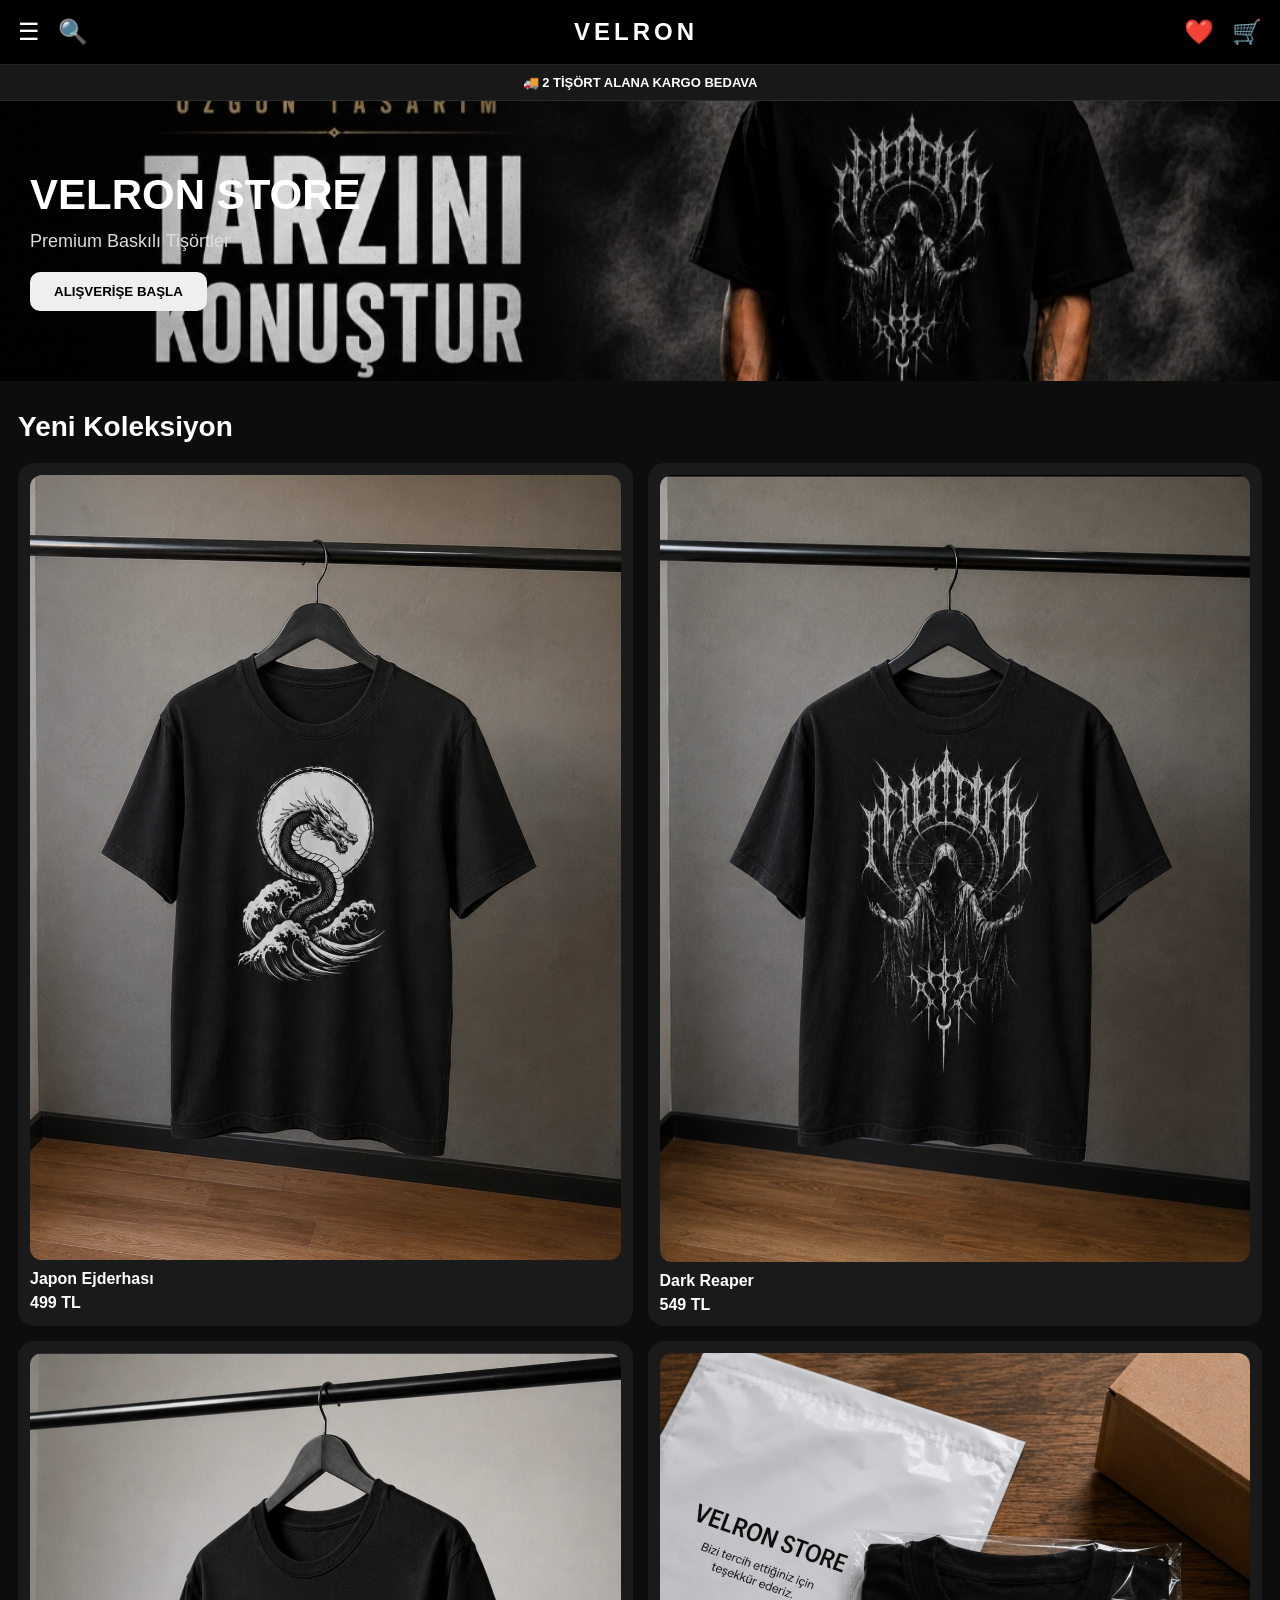
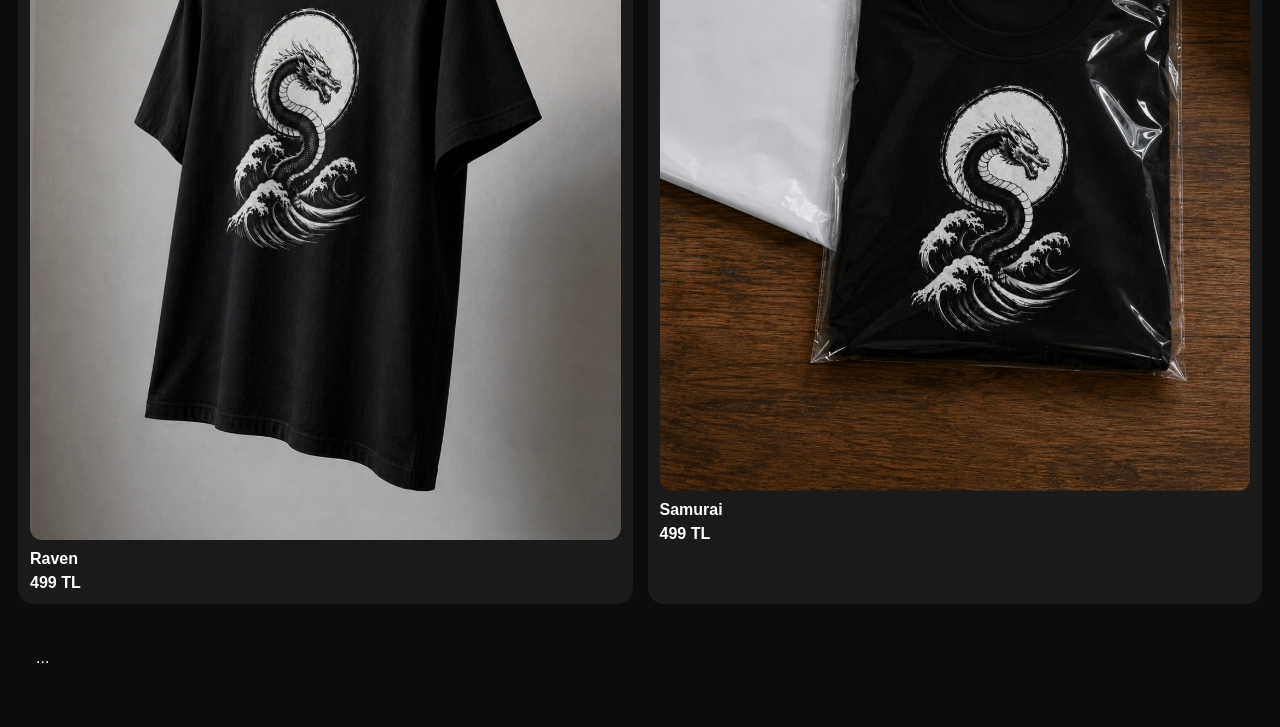
<file: index.html>
<!DOCTYPE html>
<html lang="tr">
<head>

<meta charset="UTF-8">
<meta name="viewport" content="width=device-width, initial-scale=1.0">

<title>VELRON STORE</title>

<link rel="stylesheet" href="style.css">

</head>

<body>

<header>

<div class="left">

<div class="menuBtn">☰</div>

<div class="searchBtn">🔍</div>

</div>

<div class="logo">
VELRON
</div>

<div class="right">

<a href="favoriler.html">❤️</a>

<a href="sepet.html">🛒</a>

</div>

</header>

<div class="kargo">
🚚 2 TİŞÖRT ALANA KARGO BEDAVA
</div>

<div class="banner">

<div class="bannerText">

<h1>VELRON STORE</h1>

<p>Premium Baskılı Tişörtler</p>

<button>ALIŞVERİŞE BAŞLA</button>

</div>

</div>
<section class="products">

<h2>Yeni Koleksiyon</h2>

<div class="productGrid">

<div class="productCard" onclick="location.href='ejderha.html'">
<img src="tshirt.jpg" alt="">
<h3>Japon Ejderhası</h3>
<p>499 TL</p>
</div>

<div class="productCard" onclick="location.href='reaper.html'">
<img src="tişört5.jpg" alt="">
<h3>Dark Reaper</h3>
<p>549 TL</p>
</div>

<div class="productCard">
<img src="tshirt2.jpg" alt="">
<h3>Raven</h3>
<p>499 TL</p>
</div>

<div class="productCard">
<img src="tshirt3.jpg" alt="">
<h3>Samurai</h3>
<p>499 TL</p>
</div>

<section class="products">

...

<script src="Script.js"></script>

</body>
</html>
</file>
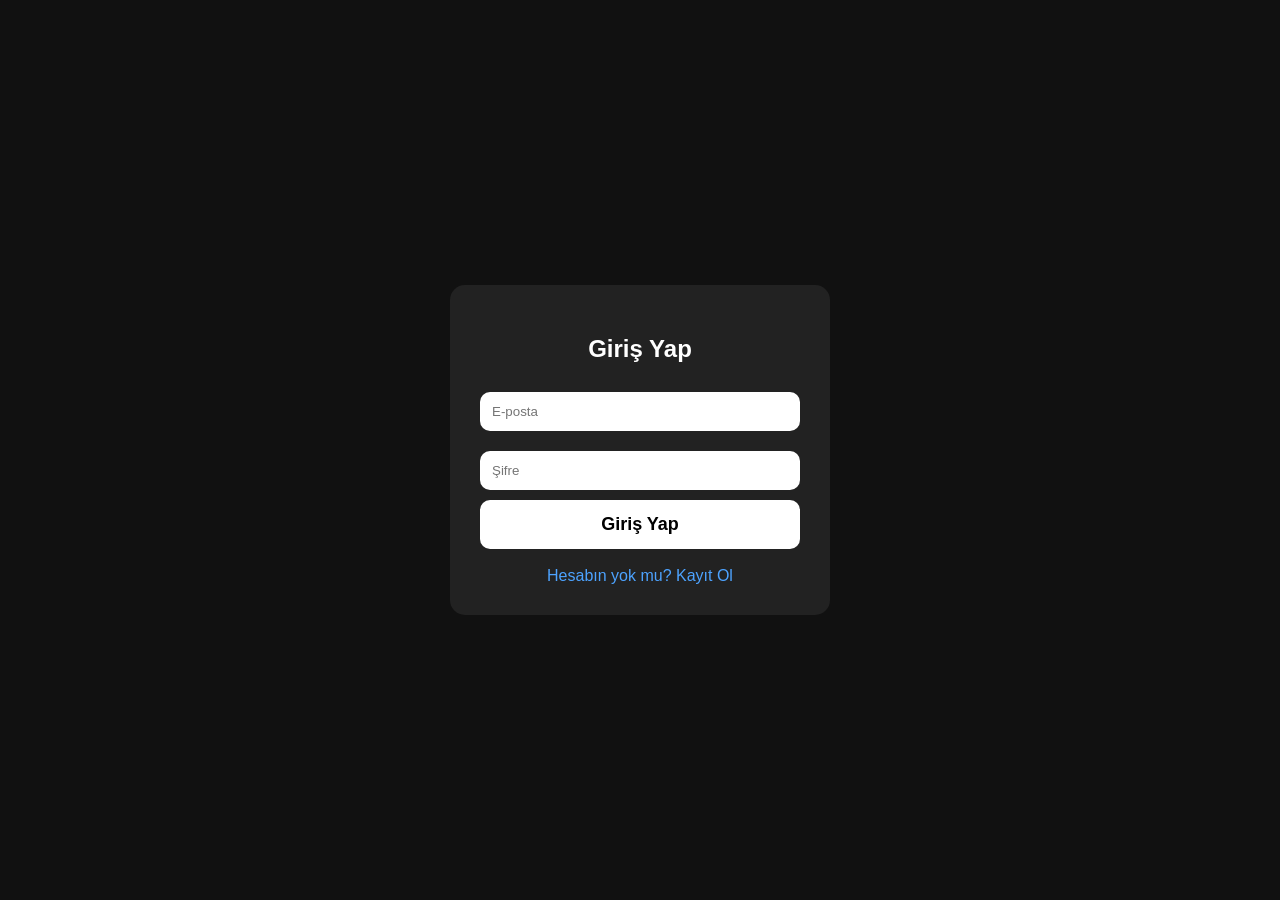
<file: giris.html>
<!DOCTYPE html>
<html lang="tr">
<head>
<meta charset="UTF-8">
<meta name="viewport" content="width=device-width, initial-scale=1.0">
<title>Giriş Yap</title>

<style>
body{
background:#111;
color:white;
font-family:Arial,sans-serif;
display:flex;
justify-content:center;
align-items:center;
height:100vh;
margin:0;
}

.kutu{
background:#222;
padding:30px;
border-radius:15px;
width:320px;
text-align:center;
}

input{
width:100%;
padding:12px;
margin:10px 0;
border:none;
border-radius:10px;
box-sizing:border-box;
}

button{
width:100%;
padding:14px;
border:none;
border-radius:10px;
background:white;
font-size:18px;
font-weight:bold;
cursor:pointer;
}

a{
color:#4da3ff;
text-decoration:none;
}
</style>

</head>

<body>

<div class="kutu">

<h2>Giriş Yap</h2>

<input type="email" id="mail" placeholder="E-posta">

<input type="password" id="sifre" placeholder="Şifre">

<button onclick="girisYap()">Giriş Yap</button>

<br><br>

<a href="kayit.html">Hesabın yok mu? Kayıt Ol</a>

</div>

<script>

function girisYap(){

const hesap=JSON.parse(localStorage.getItem("hesap"));

if(!hesap){
alert("Önce hesap oluşturmalısınız.");
return;
}

const mail=document.getElementById("mail").value;
const sifre=document.getElementById("sifre").value;

if(mail==hesap.mail && sifre==hesap.sifre){

localStorage.setItem("giris","true");

alert("Giriş başarılı.");

window.location.href="index.html";

}else{

alert("E-posta veya şifre hatalı.");

}

}

</script>

</body>
</html>
</file>
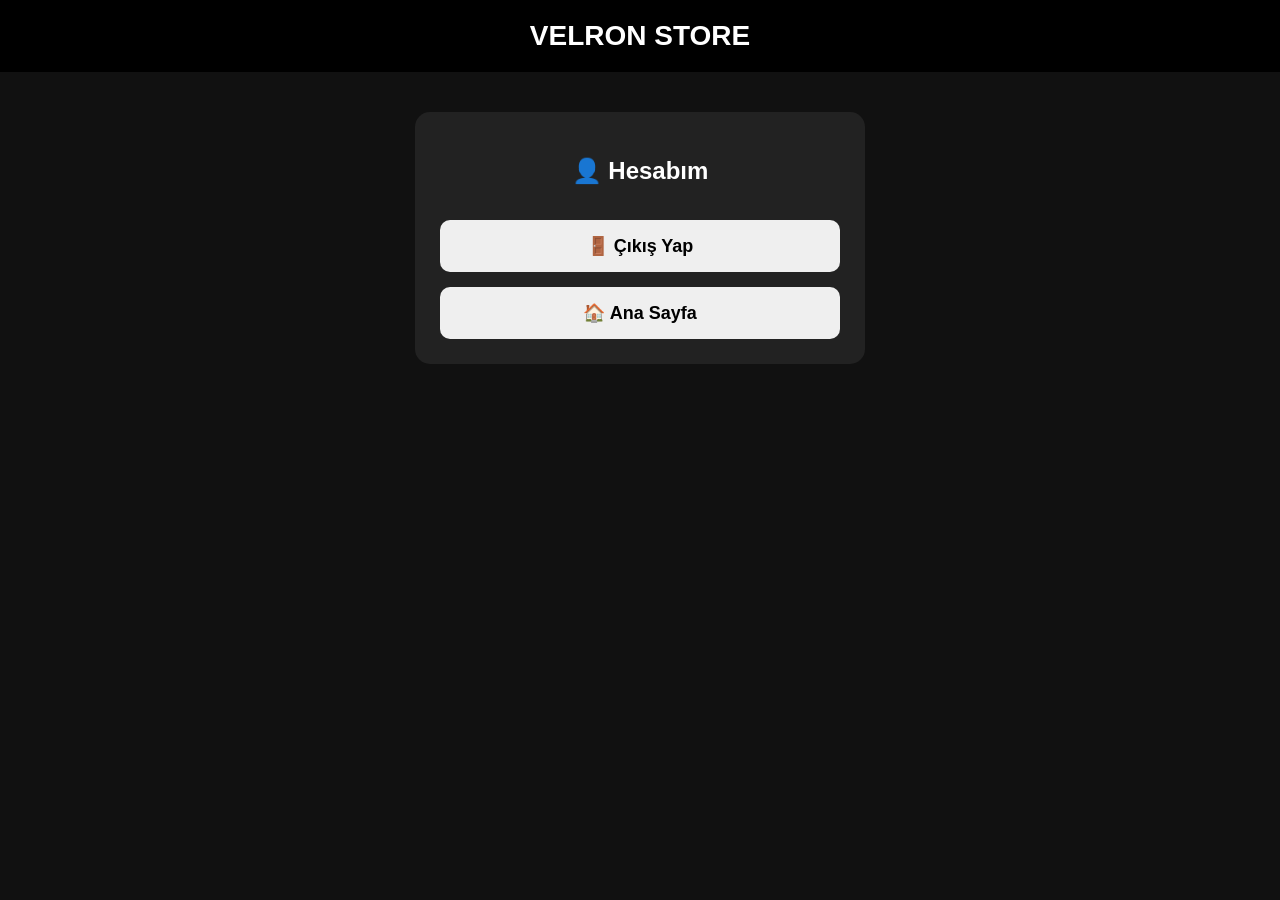
<file: hesabim.html>
<!DOCTYPE html>
<html lang="tr">
<head>
<meta charset="UTF-8">
<meta name="viewport" content="width=device-width, initial-scale=1.0">
<title>Hesabım</title>

<style>
body{
background:#111;
color:white;
font-family:Arial,sans-serif;
margin:0;
}

header{
background:#000;
padding:20px;
text-align:center;
font-size:28px;
font-weight:bold;
}

.kutu{
max-width:400px;
margin:40px auto;
background:#222;
padding:25px;
border-radius:15px;
text-align:center;
}

h2{
margin-bottom:20px;
}

p{
font-size:18px;
margin:15px 0;
}

button{
width:100%;
padding:15px;
margin-top:15px;
border:none;
border-radius:10px;
font-size:18px;
font-weight:bold;
cursor:pointer;
}
</style>

</head>

<body>

<header>VELRON STORE</header>

<div class="kutu">

<h2>👤 Hesabım</h2>

<p id="isim"></p>

<p id="mail"></p>

<button onclick="cikisYap()">🚪 Çıkış Yap</button>

<button onclick="window.location='index.html'">🏠 Ana Sayfa</button>

</div>

<script>

const hesap=JSON.parse(localStorage.getItem("hesap"));

if(hesap){
document.getElementById("isim").innerHTML="Ad Soyad: "+hesap.ad;
document.getElementById("mail").innerHTML="E-posta: "+hesap.mail;
}

function cikisYap(){

localStorage.removeItem("giris");

alert("Çıkış yapıldı.");

window.location="giris.html";

}

</script>

</body>
</html>
</file>
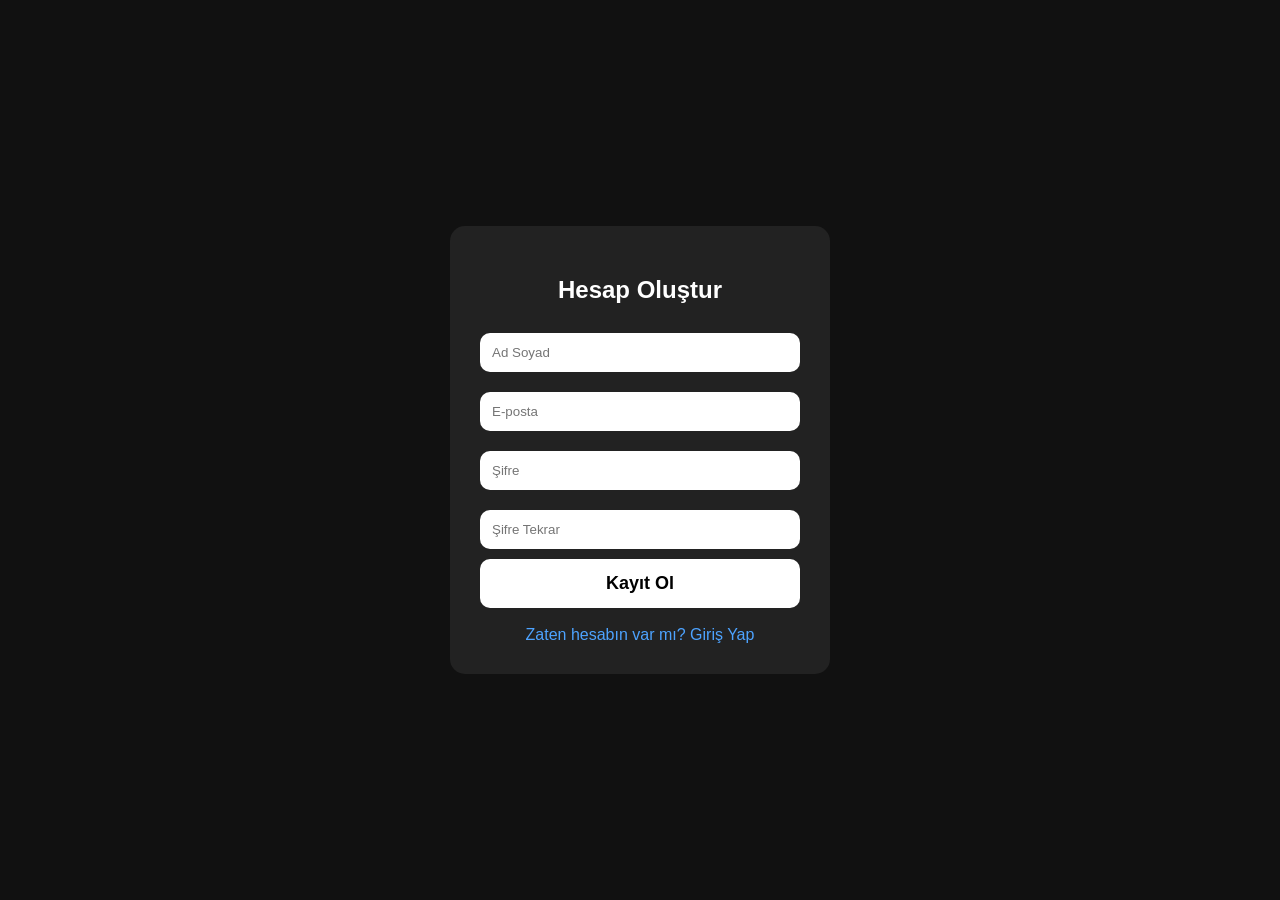
<file: kayit.html>
<!DOCTYPE html>
<html lang="tr">
<head>
<meta charset="UTF-8">
<meta name="viewport" content="width=device-width, initial-scale=1.0">
<title>Hesap Oluştur</title>

<style>
body{
background:#111;
color:white;
font-family:Arial,sans-serif;
display:flex;
justify-content:center;
align-items:center;
height:100vh;
margin:0;
}

.kutu{
background:#222;
padding:30px;
border-radius:15px;
width:320px;
text-align:center;
}

input{
width:100%;
padding:12px;
margin:10px 0;
border:none;
border-radius:10px;
box-sizing:border-box;
}

button{
width:100%;
padding:14px;
border:none;
border-radius:10px;
background:white;
font-size:18px;
font-weight:bold;
cursor:pointer;
}

a{
color:#4da3ff;
text-decoration:none;
}
</style>

</head>
<body>

<div class="kutu">

<h2>Hesap Oluştur</h2>

<input type="text" id="ad" placeholder="Ad Soyad">

<input type="email" id="mail" placeholder="E-posta">

<input type="password" id="sifre" placeholder="Şifre">

<input type="password" id="sifre2" placeholder="Şifre Tekrar">

<button onclick="kayitOl()">Kayıt Ol</button>

<br><br>

<a href="giris.html">Zaten hesabın var mı? Giriş Yap</a>

</div>

<script>

function kayitOl(){

const ad=document.getElementById("ad").value.trim();
const mail=document.getElementById("mail").value.trim();
const sifre=document.getElementById("sifre").value;
const sifre2=document.getElementById("sifre2").value;

if(ad==""||mail==""||sifre==""||sifre2==""){
alert("Lütfen tüm alanları doldurun.");
return;
}

if(sifre.length<8){
alert("Şifre en az 8 karakter olmalıdır.");
return;
}

if(!/[a-zA-Z]/.test(sifre)){
alert("Şifre en az 1 harf içermelidir.");
return;
}

if(!/[0-9]/.test(sifre)){
alert("Şifre en az 1 rakam içermelidir.");
return;
}

if(sifre!=sifre2){
alert("Şifreler aynı değil.");
return;
}

localStorage.setItem("hesap",JSON.stringify({
ad:ad,
mail:mail,
sifre:sifre
}));

alert("Hesap başarıyla oluşturuldu.");

window.location.href="giris.html";

}

</script>

</body>
</html>
</file>
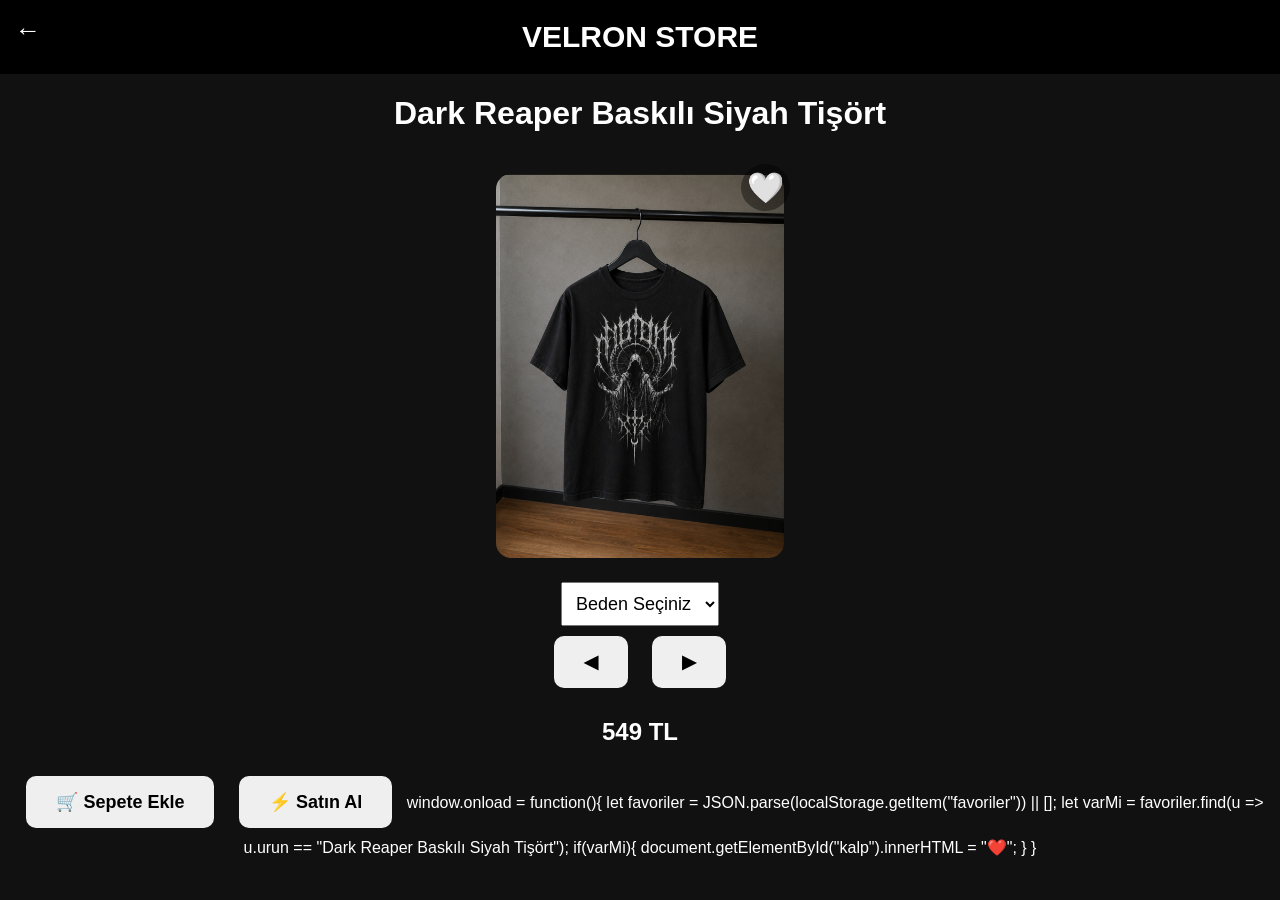
<file: reaper.html>
<!DOCTYPE html>
<html lang="tr">
<head>
<meta charset="UTF-8">
<meta name="viewport" content="width=device-width, initial-scale=1.0">
<title>VELRON STORE - REAPER</title>

<style>
body{
margin:0;
background:#111;
color:white;
font-family:Arial,sans-serif;
text-align:center;
}

header{
background:#000;
padding:20px;
font-size:30px;
font-weight:bold;
}

img{
width:320px;
max-width:90%;
border-radius:15px;
margin-top:20px;
}

button{
padding:15px 30px;
margin:10px;
border:none;
border-radius:10px;
font-size:18px;
font-weight:bold;
cursor:pointer;
}

select{
padding:10px;
font-size:18px;
margin-top:20px;
}
</style>

</head>

<body>

<header>VELRON STORE</header>

<h1>Dark Reaper Baskılı Siyah Tişört</h1>

<div style="position:relative;display:inline-block;">

<img id="urun" src="tişört5.jpg">

<div id="kalp" onclick="favoriyeEkle()" style="
position:absolute;
top:10px;
right:10px;
font-size:30px;
cursor:pointer;
background:rgba(0,0,0,.4);
border-radius:50%;
padding:6px;
">
🤍
</div>

</div>

<br>

<select id="beden">
<option value="">Beden Seçiniz</option>
<option>S</option>
<option>M</option>
<option>L</option>
<option>XL</option>
</select>

<br>

<button onclick="onceki()">◀</button>
<button onclick="sonraki()">▶</button>

<h2>549 TL</h2>


<button onclick="sepeteEkle()">🛒 Sepete Ekle</button>

<button onclick="satinal()">⚡ Satın Al</button>

window.onload = function(){

let favoriler = JSON.parse(localStorage.getItem("favoriler")) || [];

let varMi = favoriler.find(u => u.urun == "Dark Reaper Baskılı Siyah Tişört");

if(varMi){
document.getElementById("kalp").innerHTML = "❤️";
}

}

<script>

const fotograflar=[
"tişört5.jpg",
"tişört6.jpg",
"tişört7.jpg",
"tişört8.jpg"
];

let sira=0;

function sonraki(){
sira++;
if(sira>=fotograflar.length)sira=0;
document.getElementById("urun").src=fotograflar[sira];
}

function onceki(){
sira--;
if(sira<0)sira=fotograflar.length-1;
document.getElementById("urun").src=fotograflar[sira];
}

let sepet = JSON.parse(localStorage.getItem("sepet")) || [];

function sepeteEkle(){

const giris = localStorage.getItem("giris");

if(giris!="true"){
alert("Sepete ürün ekleyebilmek için önce giriş yapmalısınız.");
window.location.href="giris.html";
return;
}

const beden = document.getElementById("beden").value;

if(beden==""){
alert("Lütfen beden seçiniz.");
return;
}

sepet.push({
urun:"Dark Reaper Baskılı Siyah Tişört",
fiyat:549,
beden:beden
});

localStorage.setItem("sepet",JSON.stringify(sepet));

alert("Ürün sepete eklendi.");

}

function favoriyeEkle(){

const giris = localStorage.getItem("giris");

if(giris!="true"){
alert("Favorilere eklemek için önce giriş yapmalısınız.");
window.location.href="giris.html";
return;
}

let favoriler = JSON.parse(localStorage.getItem("favoriler")) || [];

let varMi = favoriler.find(u => u.urun == "Dark Reaper Baskılı Siyah Tişört");

if(varMi){
document.getElementById("kalp").innerHTML="❤️";
return;
}

favoriler.push({
urun:"Dark Reaper Baskılı Siyah Tişört",
fiyat:549
});

localStorage.setItem("favoriler",JSON.stringify(favoriler));

document.getElementById("kalp").innerHTML="❤️";

alert("❤️ Ürün favorilere eklendi.");
}

function satinal(){

const giris = localStorage.getItem("giris");

if(giris!="true"){
alert("Sipariş verebilmek için önce giriş yapmalısınız.");
window.location.href="giris.html";
return;
}

const beden = document.getElementById("beden").value;

if(beden==""){
alert("Lütfen beden seçiniz.");
return;
}

sepeteEkle();

window.location.href="teslimat.html";

}

let favoriler = JSON.parse(localStorage.getItem("favoriler")) || [];

for(let i=0; i<favoriler.length; i++){

if(favoriler[i].urun=="Dark Reaper Baskılı Siyah Tişört"){

document.getElementById("kalp").innerHTML="❤️";

}

}

</script>

</body>

<div style="
position:fixed;
top:15px;
left:15px;
z-index:9999;
">
<a href="#" onclick="history.back()" style="
color:white;
text-decoration:none;
font-size:26px;
font-weight:bold;
">
←
</a>
</div>

</html>
</file>
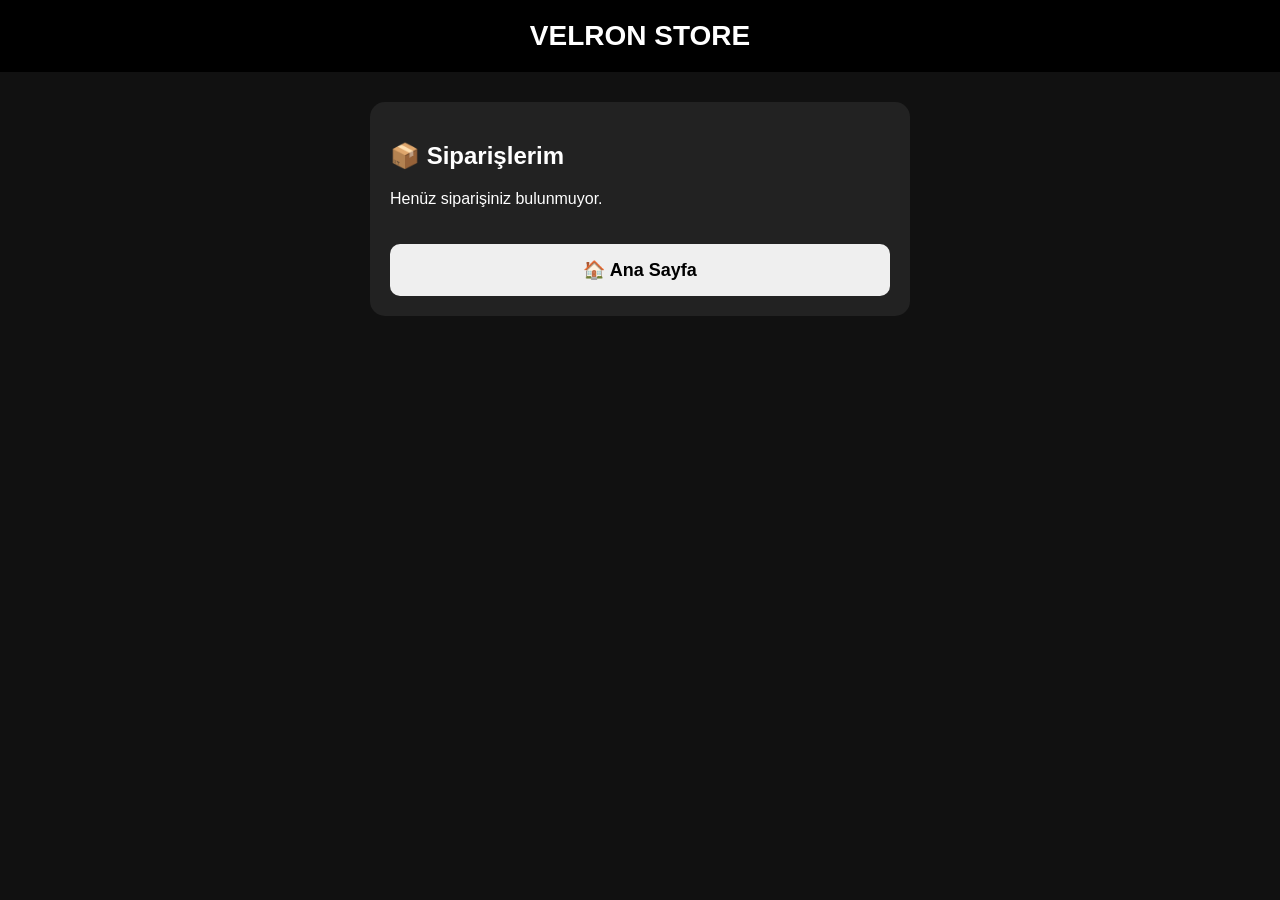
<file: siparislerim.html>
<!DOCTYPE html>
<html lang="tr">
<head>
<meta charset="UTF-8">
<meta name="viewport" content="width=device-width, initial-scale=1.0">
<title>Siparişlerim</title>

<style>
body{
background:#111;
color:white;
font-family:Arial,sans-serif;
margin:0;
}

header{
background:#000;
padding:20px;
text-align:center;
font-size:28px;
font-weight:bold;
}

.kutu{
max-width:500px;
margin:30px auto;
background:#222;
padding:20px;
border-radius:15px;
}

.siparis{
border:1px solid #555;
padding:15px;
margin-top:15px;
border-radius:10px;
}

button{
width:100%;
padding:15px;
margin-top:20px;
border:none;
border-radius:10px;
font-size:18px;
font-weight:bold;
cursor:pointer;
}
</style>

</head>

<body>

<header>VELRON STORE</header>

<div class="kutu">

<h2>📦 Siparişlerim</h2>

<div id="liste"></div>

<button onclick="window.location='index.html'">
🏠 Ana Sayfa
</button>

</div>

<script>

const siparisler=JSON.parse(localStorage.getItem("siparisler"))||[];

const liste=document.getElementById("liste");

if(siparisler.length==0){

liste.innerHTML="<p>Henüz siparişiniz bulunmuyor.</p>";

}else{

for(let i=0;i<siparisler.length;i++){

liste.innerHTML+=`
<div class="siparis">
<b>${siparisler[i].urun}</b><br>
Beden: ${siparisler[i].beden}<br>
Fiyat: ${siparisler[i].fiyat} TL
<br>
📦 Durum: <span style="color:orange;">Sipariş Alındı</span>
</div>
`;

}

}

</script>

</body>
</html>
</file>
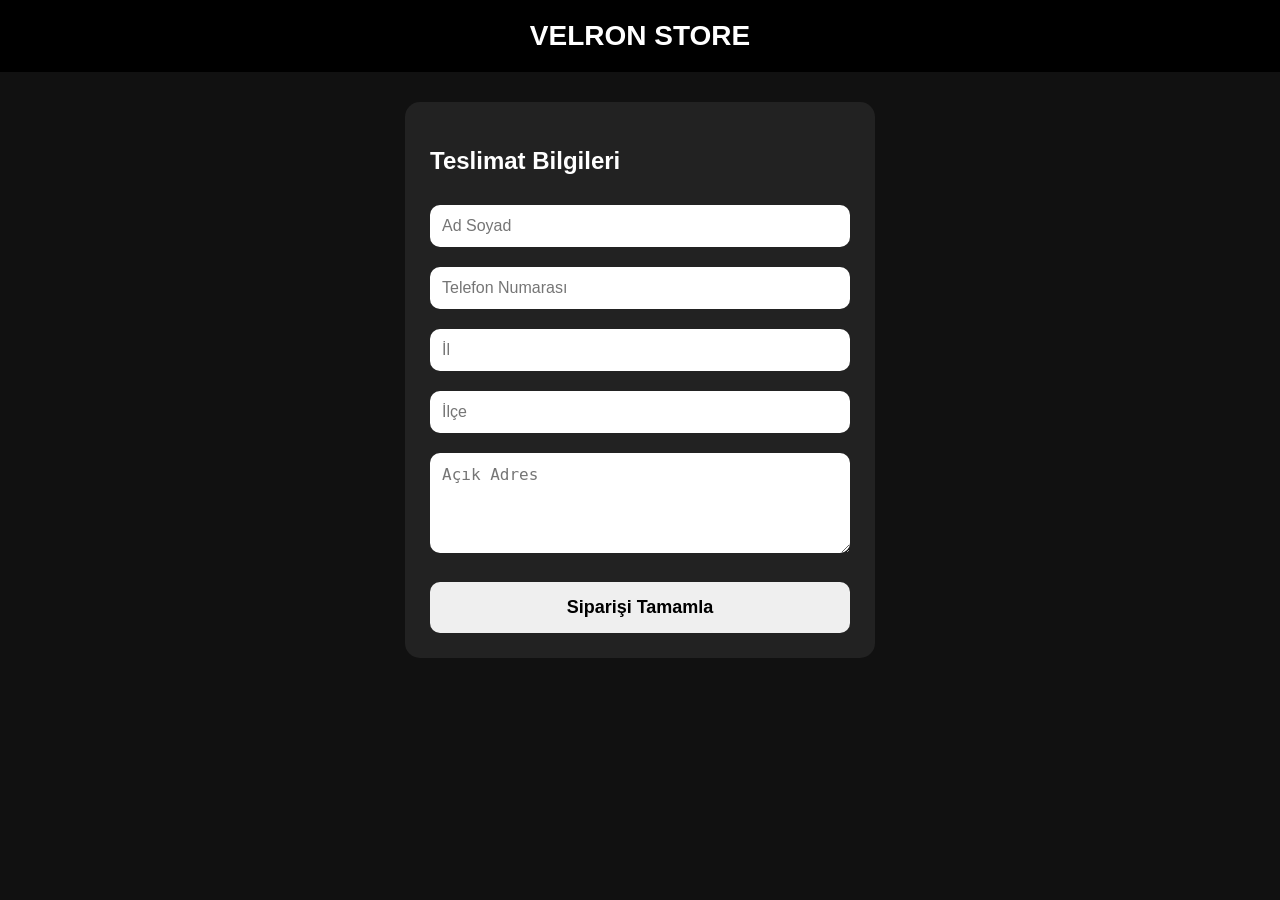
<file: teslimat.html>
<!DOCTYPE html>
<html lang="tr">
<head>
<meta charset="UTF-8">
<meta name="viewport" content="width=device-width, initial-scale=1.0">
<title>Teslimat Bilgileri</title>

<style>
body{
background:#111;
color:white;
font-family:Arial,sans-serif;
margin:0;
}

header{
background:#000;
padding:20px;
text-align:center;
font-size:28px;
font-weight:bold;
}

.kutu{
max-width:420px;
margin:30px auto;
background:#222;
padding:25px;
border-radius:15px;
}

input,textarea{
width:100%;
padding:12px;
margin:10px 0;
border:none;
border-radius:10px;
box-sizing:border-box;
font-size:16px;
}

button{
width:100%;
padding:15px;
margin-top:15px;
border:none;
border-radius:10px;
font-size:18px;
font-weight:bold;
cursor:pointer;
}
</style>

</head>

<body>

<header>VELRON STORE</header>

<div class="kutu">

<h2>Teslimat Bilgileri</h2>

<input type="text" id="ad" placeholder="Ad Soyad">

<input type="tel" id="telefon" placeholder="Telefon Numarası">

<input type="text" id="il" placeholder="İl">

<input type="text" id="ilce" placeholder="İlçe">

<textarea id="adres" rows="4" placeholder="Açık Adres"></textarea>

<button onclick="kaydet()">Siparişi Tamamla</button>

</div>

<script>

function kaydet(){

const ad=document.getElementById("ad").value.trim();
const telefon=document.getElementById("telefon").value.trim();
const il=document.getElementById("il").value.trim();
const ilce=document.getElementById("ilce").value.trim();
const adres=document.getElementById("adres").value.trim();

if(ad==""||telefon==""||il==""||ilce==""||adres==""){
alert("Lütfen tüm alanları doldurun.");
return;
}

localStorage.setItem("teslimat",JSON.stringify({
ad,
telefon,
il,
ilce,
adres
}));

const sepet = JSON.parse(localStorage.getItem("sepet")) || [];
localStorage.setItem("siparisler", JSON.stringify(sepet));
localStorage.removeItem("sepet");

alert("Siparişiniz alındı. Teşekkür ederiz!");

window.location.href="index.html";

}

</script>

</body>
</html>
</file>
<file: style.css>
*{
margin:0;
padding:0;
box-sizing:border-box;
font-family:Arial,sans-serif;
}

body{
background:#0d0d0d;
color:white;
}

header{
position:fixed;
top:0;
left:0;
width:100%;
height:65px;
background:#000;
display:flex;
justify-content:space-between;
align-items:center;
padding:0 18px;
z-index:999;
border-bottom:1px solid #222;
}

.left,
.right{
display:flex;
align-items:center;
gap:18px;
}

.left div,
.right a{
font-size:24px;
color:white;
text-decoration:none;
cursor:pointer;
}

.logo{
font-size:24px;
font-weight:bold;
letter-spacing:4px;
}

.kargo{
margin-top:65px;
height:36px;
background:#181818;
display:flex;
justify-content:center;
align-items:center;
font-size:13px;
font-weight:bold;
border-bottom:1px solid #2b2b2b;
}

.banner{
height:280px;
background:url("banner.jpg") center/cover no-repeat;
display:flex;
align-items:center;
padding:30px;
}

.bannerText h1{
font-size:42px;
margin-bottom:12px;
}

.bannerText p{
font-size:18px;
margin-bottom:20px;
color:#ddd;
}

.bannerText button{
padding:12px 24px;
border:none;
border-radius:10px;
font-weight:bold;
cursor:pointer;
}

.products{
padding:30px 18px;
}

.products h2{
font-size:28px;
margin-bottom:20px;
}

.productGrid{
display:grid;
grid-template-columns:repeat(2,1fr);
gap:15px;
}

.productCard{
background:#1a1a1a;
border-radius:16px;
padding:12px;
}

.productCard img{
width:100%;
border-radius:12px;
display:block;
}

.productCard h3{
margin-top:10px;
font-size:16px;
}

.productCard p{
margin-top:6px;
font-weight:bold;
}
</file>
